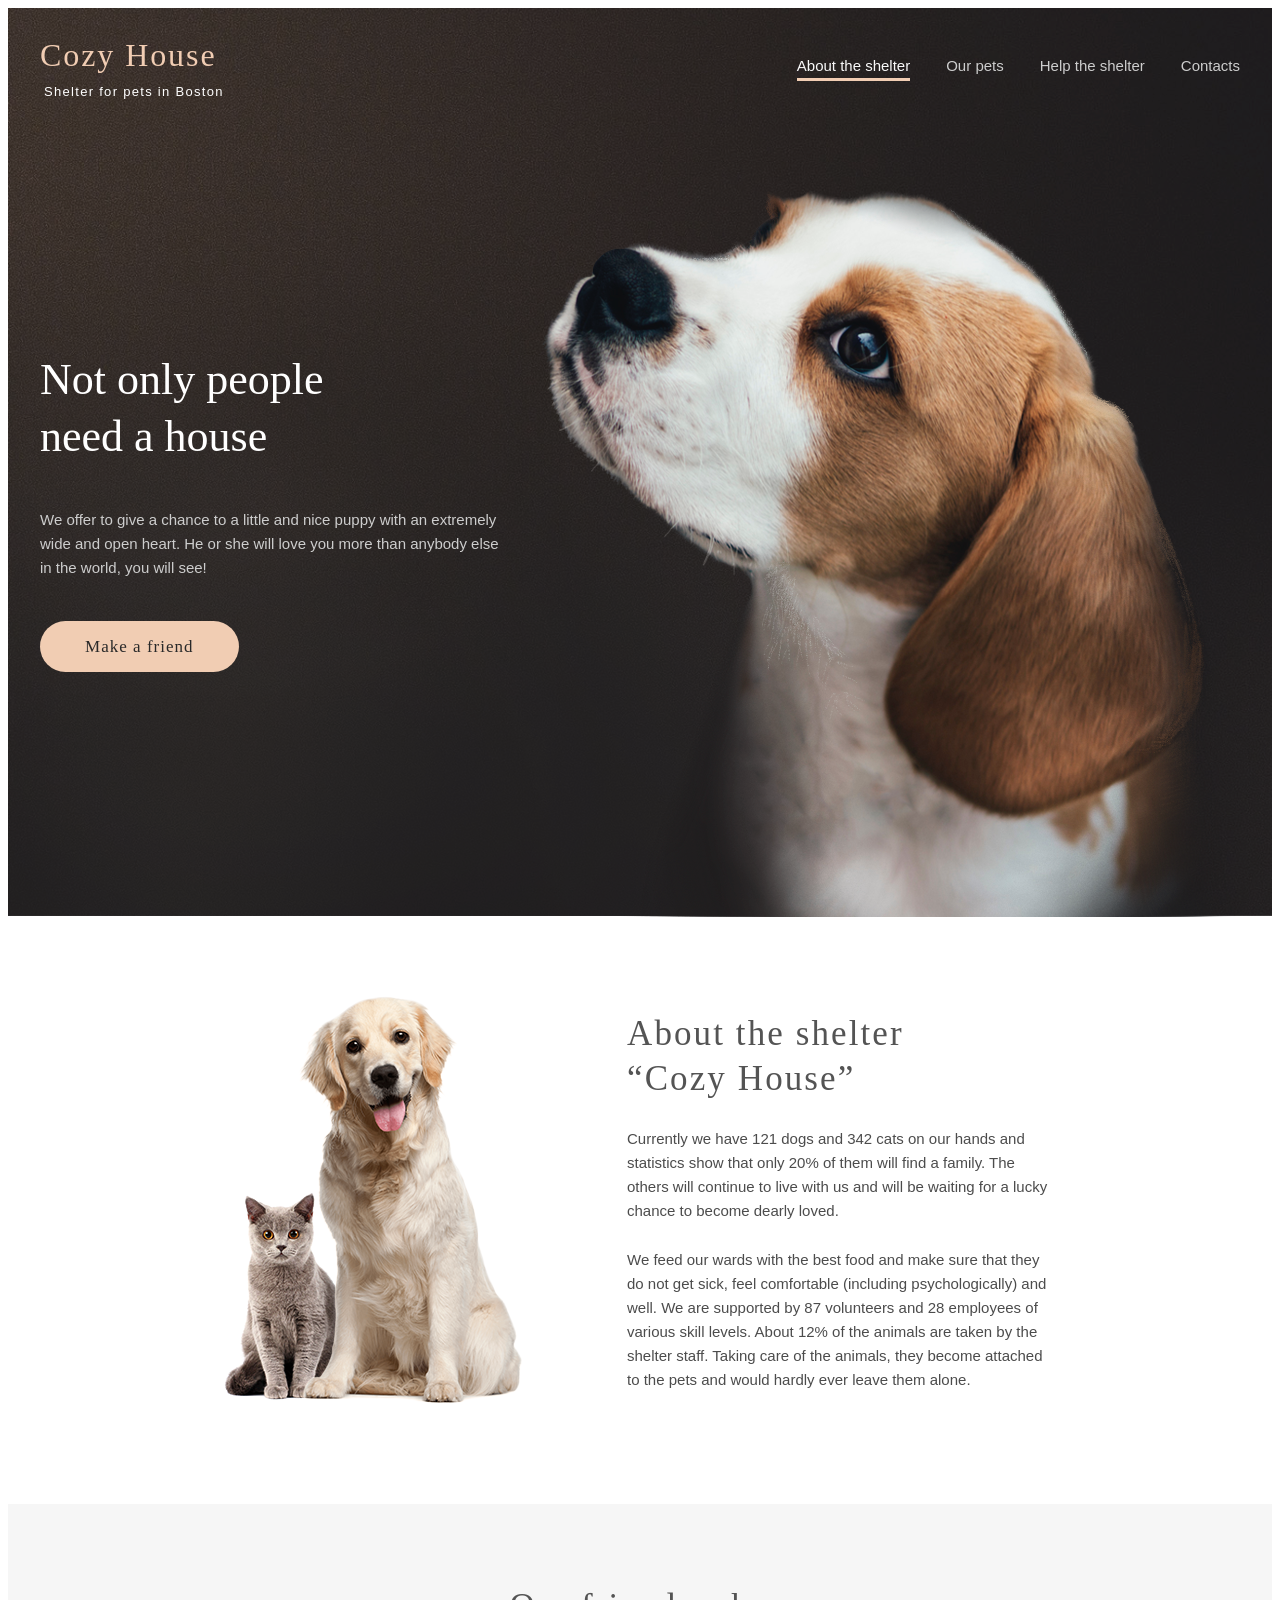
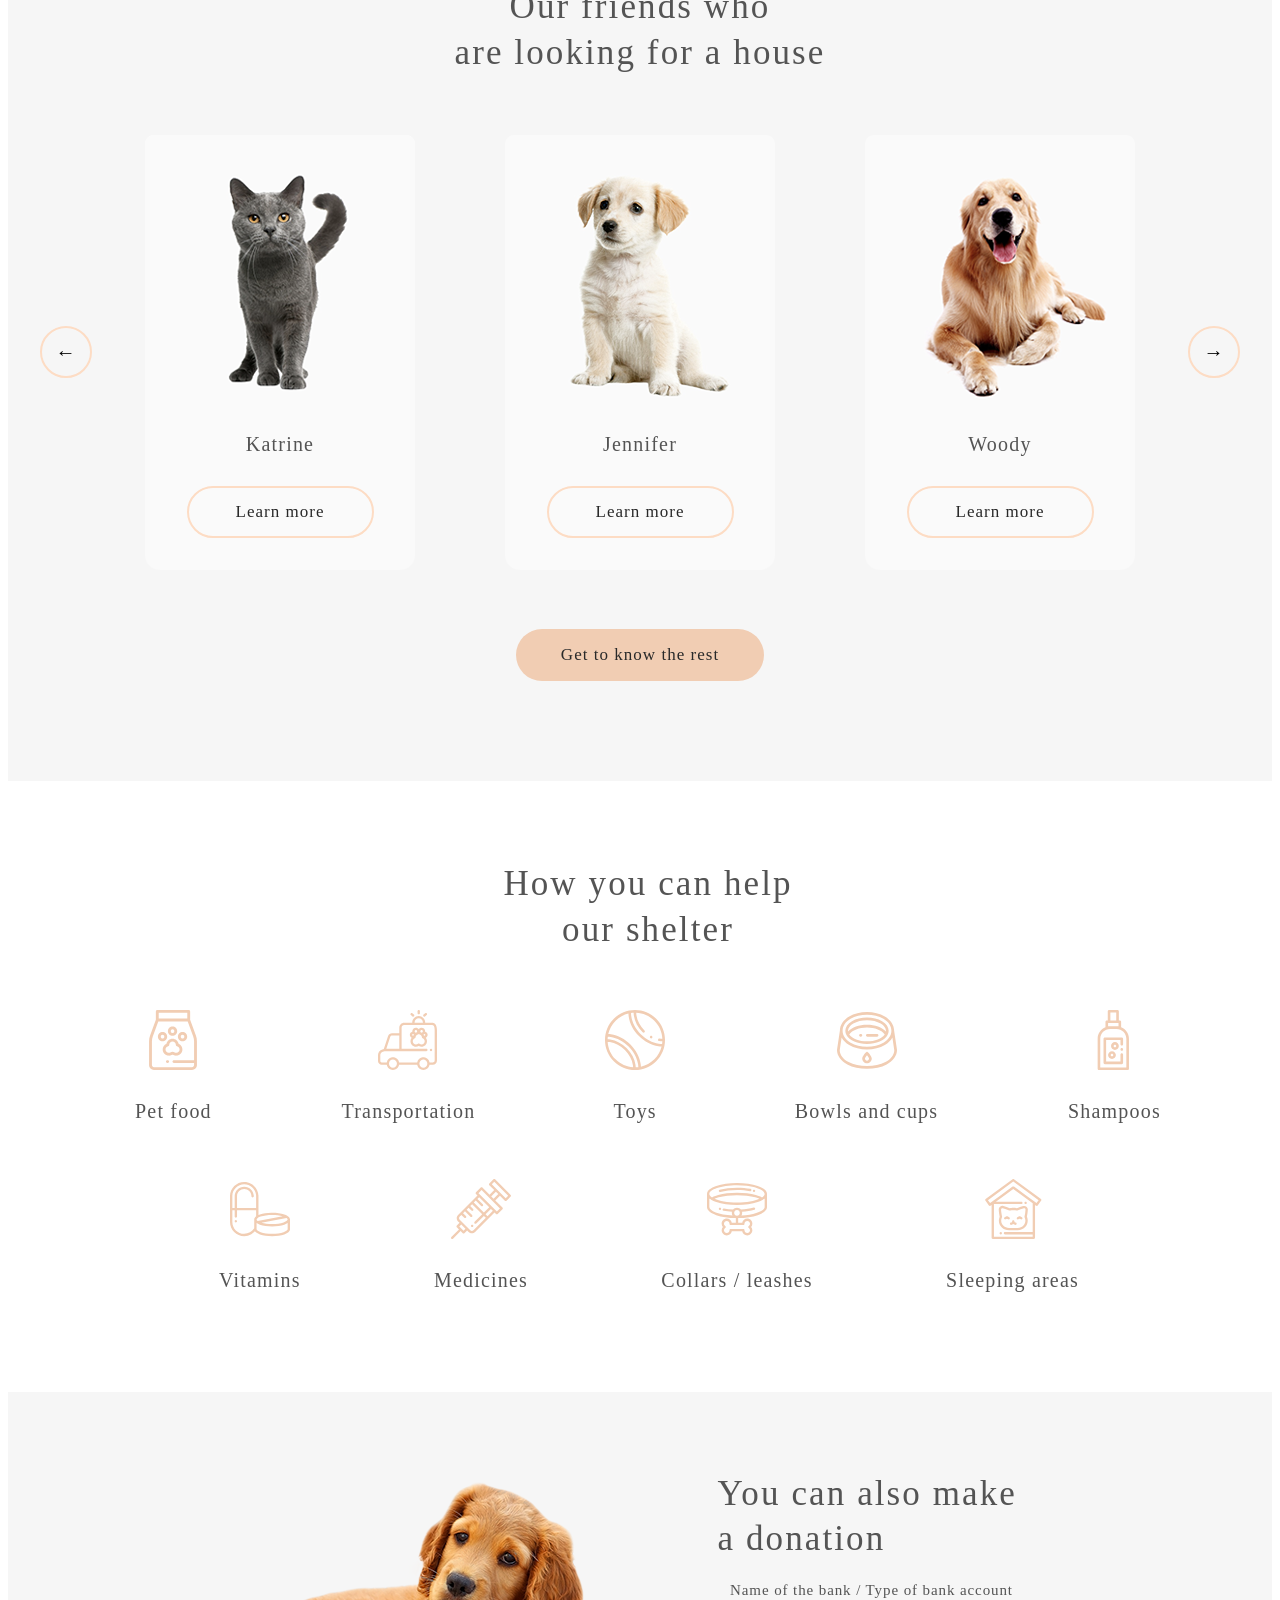
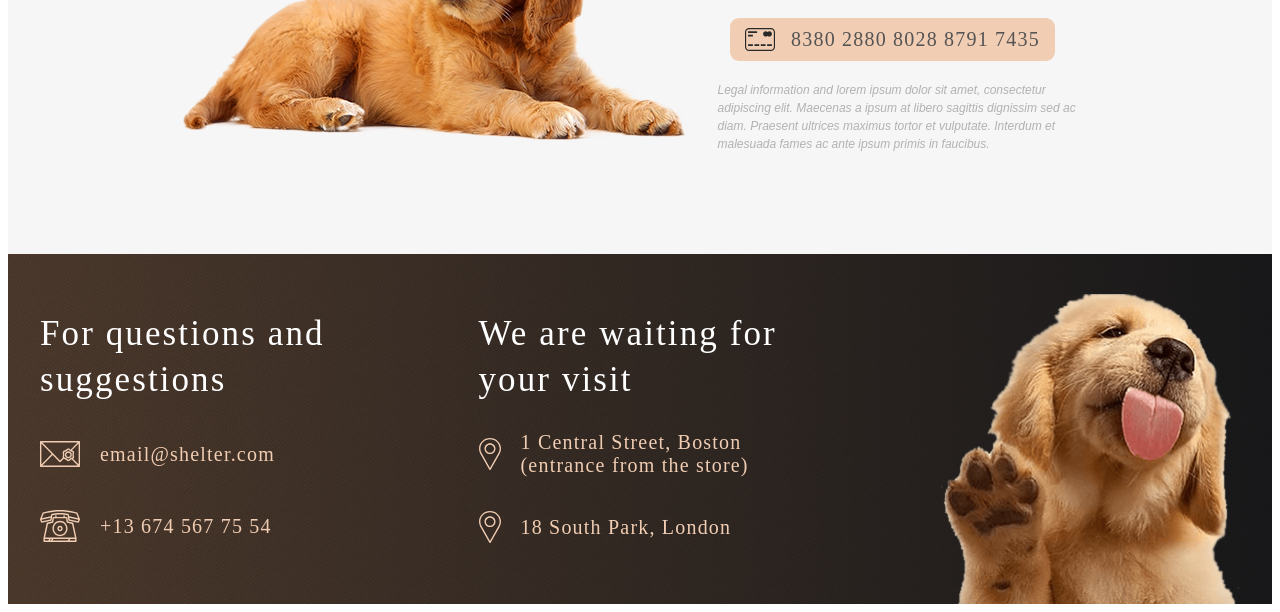
<file: shelter/index.html>
<!DOCTYPE html>
<html lang="en">

<head>
    <meta charset="UTF-8">
    <meta name="viewport" content="width=device-width, initial-scale=1.0">
    <link rel="icon" href="free-icon-paws-4225935.png" type="image/png">

    <link rel="stylesheet" type="text/css" href="https://necolas.github.io/normalize.css/8.0.1/normalize.css">
    <link rel="stylesheet" href="style.css">
    <title>Shelter</title>
    <script src="index.js"></script>
    <script defer src="burger.js"></script>
    <script defer src="slider.js"></script>

</head>

<body>
    <main>
        <section class="start-screen">
            <header class="start-screen-header">
                <div class="heder-logo">

                    <div class="header-logo">
                        <a href="index.html" class="logo-link">
                            <h5 class="header-logo-title">
                                Cozy House
                            </h5>
                            <p class="header-logo-subtitle">
                                Shelter for pets in Boston
                            </p>
                        </a>
                    </div>
                </div>
                <div class="burger-menu">
                    <span></span>
                    <span></span>
                    <span></span>
                </div>
                <nav class="header-nav">
                    <div class="nav-overlay"></div>
                    <div class="nav-panel">
                    <button class="close-menu">
                        <span></span>
                        <span></span>
                        <span></span>
                    </button>
                    <ul class="nav-list">
                        <li class="nav-li"><a class="nav-list-link checked1">About the shelter</a>
                        </li>
                        <li class="nav-li"><a class="nav-list-link" href="pets.html">Our pets</a></li>
                        <li class="nav-li"><a class="nav-list-link" href="#help">Help the shelter</a></li>
                        <li class="nav-li"><a class="nav-list-link" href="#footer">Contacts</a></li>
                    </ul>
                    </div>
                </nav>
            </header>
            <div class="start-screen-content">
                <div class="content-text">
                    <h1 class="content-heading">Not only people need a house</h1>
                    <p class="content-subhead">We offer to give a chance to a little and nice puppy with an extremely
                        wide and open heart. He or she will love you more than anybody else in the world, you will see!
                    </p>
                    <a class="content-btn" href="#pets">Make a friend
                        <!-- <button class="content-btn">Make a friend</button> -->

                    </a>
                </div>
                <div class="content-image">
                    <img src="images/start-screen-puppy.svg" alt="dog">
                </div>

            </div>
        </section>
        <section class="about">
            <div class="about-img">
                <img src="images/about-pets.svg" alt="dog">
            </div>
            <div class="about-content">
                <h2 class="about-content-heading">About the shelter “Cozy House”</h2>
                <p class="about-content-subhead">Currently we have 121 dogs and 342 cats on our hands and statistics
                    show that only 20% of them will find a family. The others will continue to live with us and will
                    be waiting for a lucky chance to become dearly loved.
                </p>
                <p class="about-content-subhead">We feed our wards with the best food and make sure that they do not get
                    sick,
                    feel comfortable (including psychologically) and well. We are supported by 87 volunteers and 28
                    employees
                    of various skill levels. About 12% of the animals are taken by the shelter staff.
                    Taking care of the animals, they become attached to the pets and would hardly ever leave them alone.
                </p>
            </div>
        </section>
        <section class="pets" id="pets">
            <div class="pets-content">
                <h3 class="pets-head-text">Our friends who <br>
                    are looking for a house</h3>

                <div class="slider">
                    <button class="slider-arrow prev">←</button>
                    <div class="cards-wrapper">
                        <div class="card">
                            <img src="images/pets-katrine.svg" alt="Katrine">
                            <p>Katrine</p>
                            <button class="card-btn">Learn more</button>
                        </div>
                        <div class="card">
                            <img src="images/pets-jennifer.svg" alt="Jennifer">
                            <p>Jennifer</p>
                            <button class="card-btn">Learn more</button>
                        </div>
                        <div class="card">
                            <img src="images/pets-woody.svg" alt="Woody">
                            <p>Woody</p>
                            <button class="card-btn">Learn more</button>
                        </div>
                    </div>
                    <button class="slider-arrow next">→</button>
                    <div class="slider-controls-mobile">
                        <button class="slider-arrow prev">←</button>
                        <button class="slider-arrow next">→</button>
                    </div>
                </div>
                <a href="pets.html" class="pets-btn">Get to know the rest
                    <!-- <button class="pets-btn">Get to know the rest</button> -->
                </a>
            </div>

        </section>
        <section class="help" id="help">
            <div class="help-content">
                <h3 class="help-head-text">How you can help our shelter</h3>
                <div class="help-content">
                    <ul class="help-list">
                        <li class="help-list-item">
                            <img src="images/icon-pet-food.svg" alt="">
                            <p class="help-list-text">Pet food</p>
                        </li>
                        <li class="help-list-item">
                            <img src="images/icon-transportation.svg" alt="">
                            <p class="help-list-text">Transportation</p>
                        </li>
                        <li class="help-list-item">
                            <img src="images/icon-toys.svg" alt="">
                            <p class="help-list-text">Toys</p>
                        </li>
                        <li class="help-list-item">
                            <img src="images/icon-bowls-and-cups.svg" alt="">
                            <p class="help-list-text">Bowls and cups</p>
                        </li>
                        <li class="help-list-item">
                            <img src="images/icon-shampoos.svg" alt="">
                            <p class="help-list-text">Shampoos</p>
                        </li>
                        <li class="help-list-item">
                            <img src="images/icon-vitamins.svg" alt="">
                            <p class="help-list-text">Vitamins</p>
                        </li>
                        <li class="help-list-item">
                            <img src="images/icon-medicines.svg" alt="">
                            <p class="help-list-text">Medicines</p>
                        </li>
                        <li class="help-list-item">
                            <img src="images/Collars/icon-collars-leashes.svg" alt="">
                            <p class="help-list-text">Collars / leashes</p>
                        </li>
                        <li class="help-list-item">
                            <img src="images/icon-sleeping-area.svg" alt="">
                            <p class="help-list-text">Sleeping areas</p>
                        </li>

                    </ul>
                </div>
            </div>
        </section>
        <section class="donat">
            <div class="donat-block">
                <div class="donat-img">
                    <img src="images/donation-dog.png" alt="">
                </div>
                <div class="donat-content">
                    <h3 class="donat-heading">
                        You can also make a donation
                    </h3>
                    <p class="donat-subheading">Name of the bank / Type of bank account</p>
                    <a href="#" class="donat-btn">
                        <img src="images/credit-card.svg" alt="card">8380 2880 8028 8791 7435

                    </a>

                    <p class="donat-text-about">
                        Legal information and lorem ipsum dolor sit amet, consectetur
                        adipiscing elit. Maecenas a ipsum at libero sagittis dignissim
                        sed ac diam. Praesent ultrices maximus tortor et vulputate.
                        Interdum et malesuada fames ac ante ipsum primis in faucibus.
                    </p>
                </div>
            </div>
        </section>

    </main>
    <footer class="pets-footer" id="footer">
        <div class="footer-content">

            <div class="footer-left">
                <h2 class="footer-text-heading">For questions and suggestions</h2>
                <a href="mailto:" class="footer-text-subtitle email"><img src="images/icon-email.svg"
                        alt="email">email@shelter.com</a>
                <a href="tel:" class="footer-text-subtitle phone"><img src="images/icon-phone.svg" alt="phone">+13 674
                    567 75 54</a>
            </div>

            <div class="footer-right">
                <h3 class="footer-text-heading">We are waiting for your visit</h3>
                <a href="https://maps.app.goo.gl/ZaFSwUSJA57dNbFRA" target="_blank"
                    class="footer-text-subtitle marker1"><img src="images/icon-marker.svg" alt="marker">1 Central
                    Street,
                    Boston (entrance from the store)</a>
                <a href="https://maps.app.goo.gl/ZaFSwUSJA57dNbFRA" target="_blank"
                    class="footer-text-subtitle marker2"><img src="images/icon-marker.svg" alt="marker">18 South Park,
                    London </a>
            </div>

            <div class="footer-image">
                <img src="images/footer-puppy.png" alt="Puppy">
            </div>

        </div>
    </footer>
</body>

</html>
</file>
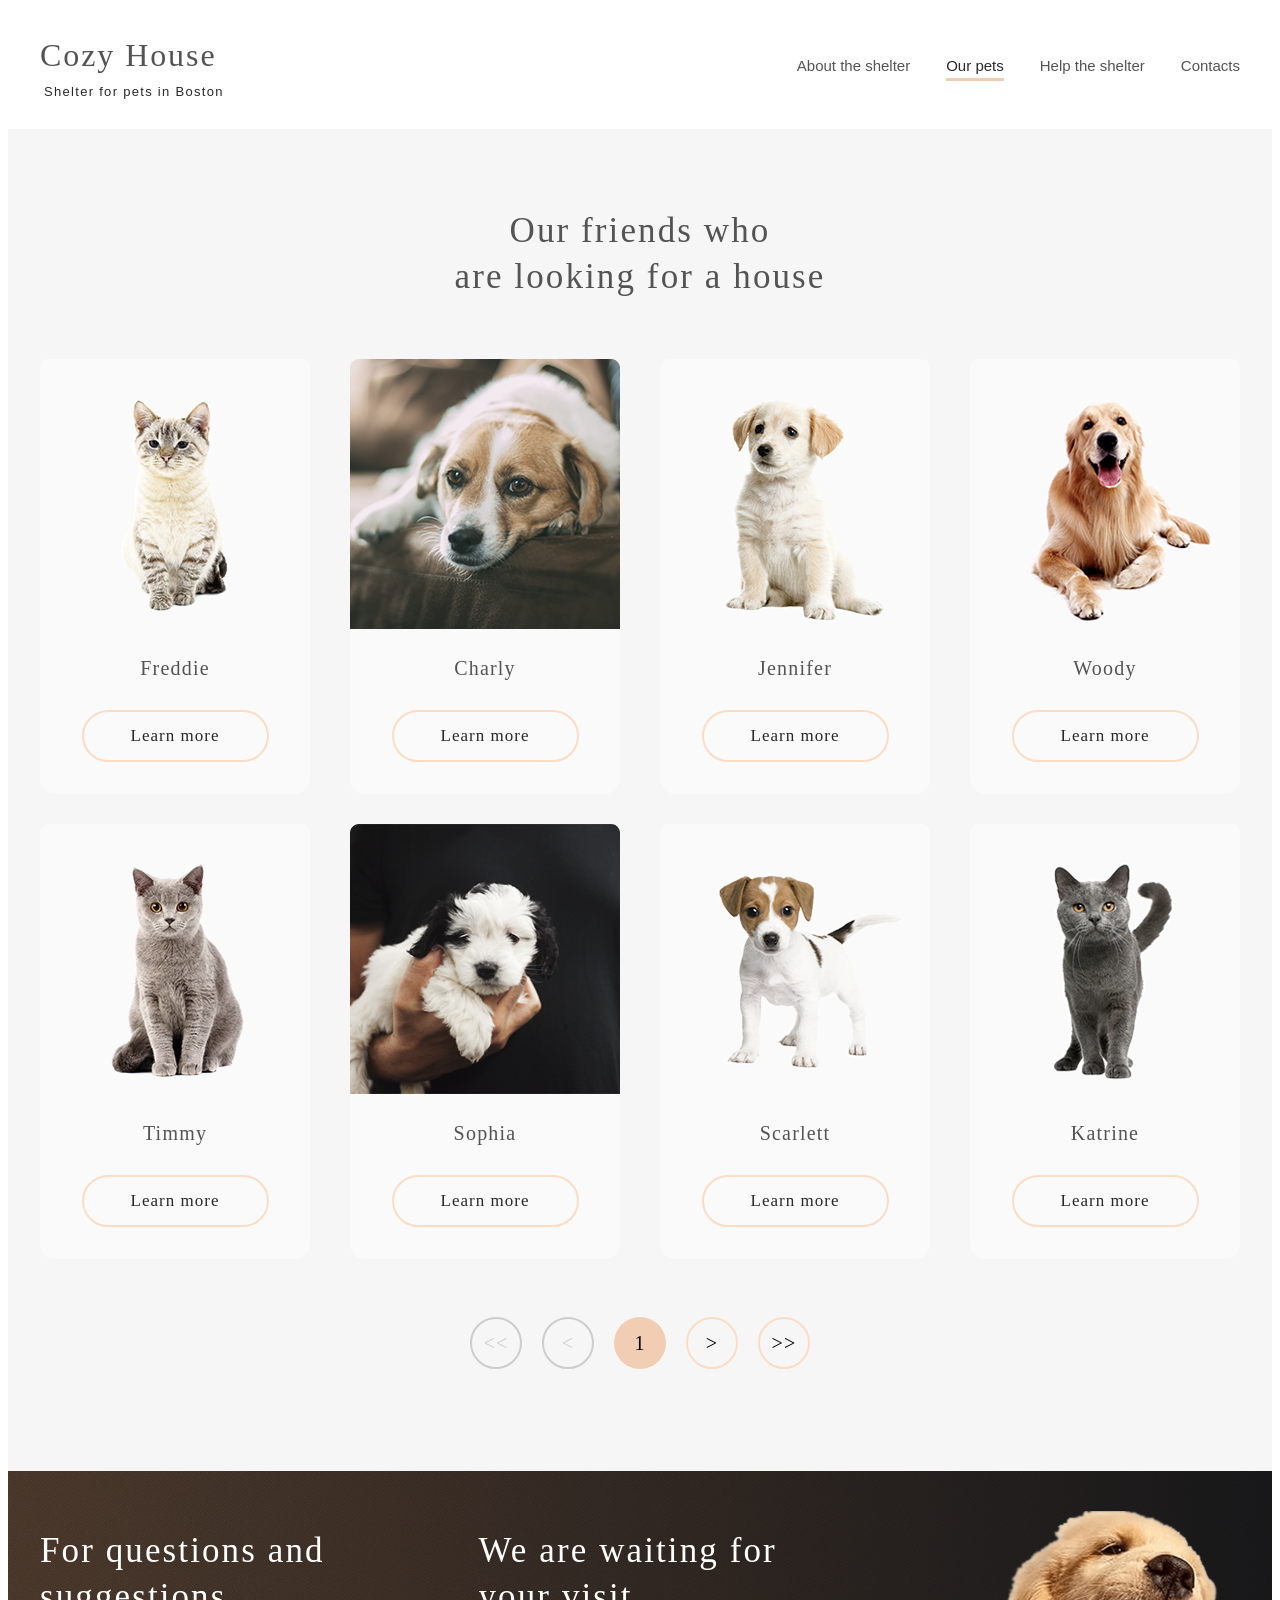
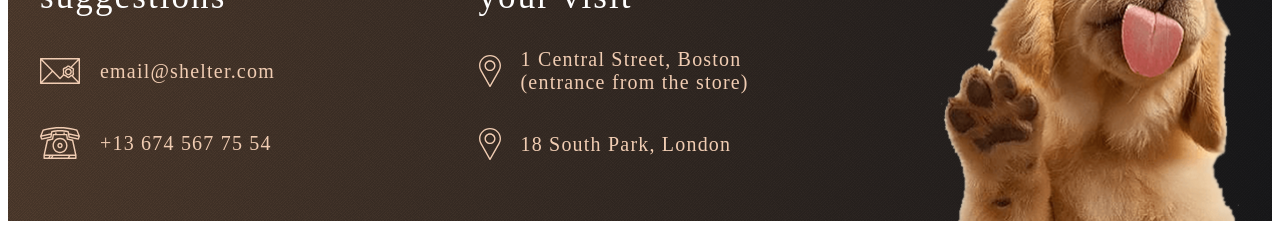
<file: shelter/pets.html>
<!DOCTYPE html>
<html lang="en">

<head>
    <meta charset="UTF-8">
    <meta name="viewport" content="width=device-width, initial-scale=1.0">
    <link rel="icon" href="free-icon-paws-4225935.png" type="image/png">
    <link rel="stylesheet" type="text/css" href="https://necolas.github.io/normalize.css/8.0.1/normalize.css">
    <link rel="stylesheet" href="style.css">
    <script defer src="burger.js"></script>
    <script src="pagination.js" defer></script>
    <script src="index.js" defer></script>
    <title>Pets</title>
</head>

<body>
    <header class="start-screen-header-our">
        <div class="heder-logo">

            <div class="header-logo">
                <a href="index.html" class="logo-link">
                    <h5 class="header-logo-title-our">
                        Cozy House
                    </h5>
                    <p class="header-logo-subtitle-our">
                        Shelter for pets in Boston
                    </p>
                </a>
            </div>
        </div>
        <div class="burger-menu-our burger-menu">
            <span></span>
            <span></span>
            <span></span>
        </div>
        <nav class="header-nav">
            <div class="nav-overlay"></div>
            <div class="nav-panel">
                <button class="close-menu">
                    <span></span>
                    <span></span>
                    <span></span>
                </button>
                <ul class="nav-list">
                    <li class="nav-li"><a class="nav-list-link-our" href="index.html">About the shelter</a></li>
                    <li class="nav-li"><a class="nav-list-link-our checked">Our pets</a></li>
                    <li class="nav-li"><a class="nav-list-link-our" href="index.html#help">Help the shelter</a></li>
                    <li class="nav-li"><a class="nav-list-link-our" href="#footer">Contacts</a></li>
                </ul>
            </div>
        </nav>
    </header>
    <main>
        <section class="pets our-pets">
            <div class="pets-content">
                <h1 class="pets-head-text-our">Our friends who <br>
                    are looking for a house</h1>

                <div class="slider">

                    <div class="cards-wrapper-our">
                        <div class="card card-our">
                            <img src="images/pets-katrine.svg" alt="Katrine">
                            <p>Katrine</p>
                            <button class="card-btn">Learn more</button>
                        </div>
                        <div class="card card-our">
                            <img src="images/pets-jennifer.svg" alt="Jennifer">
                            <p>Jennifer</p>
                            <button class="card-btn">Learn more</button>
                        </div>
                        <div class="card card-our">
                            <img src="images/pets-woody.svg" alt="Woody">
                            <p>Woody</p>
                            <button class="card-btn">Learn more</button>
                        </div>
                        <div class="card card-our">
                            <img src="images/pets-katrine.png" alt="Woody">
                            <p>Sophia</p>
                            <button class="card-btn">Learn more</button>
                        </div>
                        <div class="card card-our">
                            <img src="images/pets-timmy.png" alt="Woody">
                            <p>Timmy</p>
                            <button class="card-btn">Learn more</button>
                        </div>
                        <div class="card card-our">
                            <img src="images/pets-charly.png" alt="Woody">
                            <p>Charly</p>
                            <button class="card-btn">Learn more</button>
                        </div>
                        <div class="card card-our">
                            <img src="images/pets-scarlet.png" alt="Woody">
                            <p>Scarlett</p>
                            <button class="card-btn">Learn more</button>
                        </div>
                        <div class="card card-our">
                            <img src="images/pets-fredi.png" alt="Woody">
                            <p>Freddie</p>
                            <button class="card-btn">Learn more</button>
                        </div>
                    </div>
                </div>
                <div class="pets-arr">
                    <button class="slider-arrow first">&lt;&lt;</button>
                    <button class="slider-arrow our-prev">&lt;</button>
                    <button class="slider-arrow number">1</button>
                    <button class="slider-arrow our-next">&gt;</button>
                    <button class="slider-arrow last">&gt;&gt;</button>
                </div>

            </div>

        </section>
    </main>

    <footer class="pets-footer" id="footer">
        <div class="footer-content">

            <div class="footer-left">
                <h2 class="footer-text-heading">For questions and suggestions</h2>
                <a href="mailto:" class="footer-text-subtitle email"><img src="images/icon-email.svg"
                        alt="email">email@shelter.com</a>
                <a href="tel:" class="footer-text-subtitle phone"><img src="images/icon-phone.svg" alt="phone">+13 674
                    567 75 54</a>
            </div>

            <div class="footer-right">
                <h3 class="footer-text-heading">We are waiting for your visit</h3>
                <a href="https://maps.app.goo.gl/ZaFSwUSJA57dNbFRA" target="_blank"
                    class="footer-text-subtitle marker1"><img src="images/icon-marker.svg" alt="marker">1 Central
                    Street,
                    Boston (entrance from the store)</a>
                <a href="https://maps.app.goo.gl/ZaFSwUSJA57dNbFRA" target="_blank"
                    class="footer-text-subtitle marker2"><img src="images/icon-marker.svg" alt="marker">18 South Park,
                    London </a>
            </div>

            <div class="footer-image">
                <img src="images/footer-puppy.png" alt="Puppy">
            </div>

        </div>
    </footer>
</body>

</html>
</file>
<file: shelter/style.css>
.start-screen {
    height: 908px;
    /* width: 1280px; */
    background: linear-gradient(to right, #5B483A, #211F20);
    background-image: url('images/start-screen-background.svg');
    /* background: url(images/noise_transparent.png),
    linear-gradient(to right, #513D2F, #1A1A1C); */
    background-repeat: no-repeat;
    background-size: cover;
    max-height: 908px;
    ;
}

html {
    scroll-behavior: smooth;
}

h3 {
    font-family: Georgia, 'Times New Roman', Times, serif;
}

a {
    text-decoration: none;
}

.logo-link {
    text-decoration: none;
}

.burger-menu {
    display: none;
}
.close-menu{
    display: none;
}

.burger-menu-our {
    display: none;
}

.slider-controls-mobile {
    display: none;
}
.card {
  animation: fadeIn 1s ease;
}

@keyframes fadeIn {
  from { opacity: 0; transform: scale(0.9); }
  to { opacity: 1; transform: scale(1); }
}

.header-logo-title {
    font-family: Georgia, 'Times New Roman', Times, serif;
    font-weight: 400;
    font-size: 32px;
    line-height: 110%;
    letter-spacing: 0.06em;
    color: #F1CDB3;
    margin: 0;
}

.header-logo-subtitle {
    font-family: Arial, Helvetica, sans-serif;
    font-weight: 400;
    font-size: 13px;
    letter-spacing: 0.1em;
    color: #ffffff;

    margin: 11px 0 0 4px;
}

.header-logo-title-our {
    font-family: Georgia, 'Times New Roman', Times, serif;
    font-weight: 400;
    font-size: 32px;
    line-height: 110%;
    letter-spacing: 0.06em;
    color: #545454;
    margin: 0;
}

.header-logo-subtitle-our {
    font-family: Arial, Helvetica, sans-serif;
    font-weight: 400;
    font-size: 13px;
    letter-spacing: 0.1em;
    color: #292929;

    margin: 11px 0 0 4px;
}

.start-screen-header {
    padding-top: 30px;
    width: 1200px;
    margin: 0 auto;
    display: flex;
    justify-content: space-between;

}

.start-screen-header-our {
    padding-top: 30px;
    width: 1200px;
    margin: 0 auto;
    display: flex;
    justify-content: space-between;
    margin-bottom: 30px;
}


.nav-list {
    display: flex;
    flex-direction: row;
}

.nav-list-link {
    color: #CDCDCD;
    font-family: Arial, Helvetica, sans-serif;
    font-weight: 400;
    font-size: 15px;
    line-height: 160%;
    text-decoration: none;
}

.nav-list-link:hover {
    color: #fafafa;
}

.nav-list-link-our {
    color: #545454;
    font-family: Arial, Helvetica, sans-serif;
    font-weight: 400;
    font-size: 15px;
    line-height: 160%;
    text-decoration: none;
}

.nav-list-link-our:hover {
    color: #292929;
}

.checked {
    color: #292929;
    padding-bottom: 4px;
    border-bottom: #F1CDB3 solid 3px;
    cursor: default;
}

.checked1 {
    color: #fafafa;
    padding-bottom: 4px;
    border-bottom: #F1CDB3 solid 3px;
    cursor: default;
}

.nav-li {
    list-style-type: none;

    margin-left: 36px
}

.start-screen-content {
    display: flex;
    justify-content: space-between;
    max-width: 1200px;
    /* align-items: center; */
    margin: 0 auto;
}

.content-text {
    max-width: 460px;
    max-height: 322px;
    padding-top: 252px;

}

.content-heading {
    font-family: Georgia, 'Times New Roman', Times, serif;
    color: #ffffff;
    font-weight: 400;
    font-size: 44px;
    line-height: 130%;

    max-width: 320px;
    margin: 0;

}

.content-subhead {
    font-family: Arial, Helvetica, sans-serif;
    font-weight: 400;
    font-size: 15px;
    line-height: 160%;
    color: #CDCDCD;
    margin: 42px 0 56px;
}

.content-image {
    padding-top: 90px;
}

.content-btn {
    font-family: Georgia, 'Times New Roman', Times, serif;
    background-color: #F1CDB3;
    border-radius: 100px;
    font-weight: 400;
    color: #292929;
    font-size: 17px;
    line-height: 130%;
    letter-spacing: 0.06em;
    cursor: pointer;
    border: transparent;
    padding: 16px 45px;
    text-decoration: none;
}

.content-btn:hover {
    background-color: #FDDCC4;
}

.about {
    height: 588px;
    max-width: 1280px;
    margin: 0 auto;
    display: flex;
    align-items: center;
    justify-content: space-between;
}

.about-content {
    max-width: 430px;
    max-height: 380px;
    padding-bottom: 89px;
    padding-right: 215px;
}

.about-content-heading {
    font-family: Georgia, 'Times New Roman', Times, serif;
    margin: 35px 0 0;
    max-width: 370px;
    font-weight: 400;
    font-size: 35px;
    line-height: 130%;
    letter-spacing: 0.06em;
    color: #545454;

}

.about-content-subhead {
    font-family: Arial, Helvetica, sans-serif;
    font-weight: 400;
    font-size: 15px;
    line-height: 160%;
    color: #4C4C4C;
    margin-top: 25px;
}

.about-img {
    padding-bottom: 16px;
    padding-left: 215px;
}


.pets {
    height: 877px;
    background-color: #F6F6F6;

}

.pets-content {
    max-width: 1280px;
    margin: 0 auto;
    display: flex;
    flex-direction: column;
    align-items: center;
}

.pets-head-text {
    font-weight: 400;
    font-size: 35px;
    line-height: 130%;
    letter-spacing: 0.06em;
    text-align: center;
    color: #545454;
    max-width: 400px;
    padding-top: 45px;
    margin-bottom: 60px;
}

.slider {
    width: 1200px;
    display: flex;
    align-items: center;
    justify-content: space-between;
    gap: 20px;
}

.cards-wrapper {
    display: flex;
    gap: 90px;
    margin-bottom: 59px;
}

.card {
    background: #fafafa;
    border-radius: 15px;
    text-align: center;
    width: 270px;
    height: 435px;
    transition: all 0.3s ease;
}

.card img {
    width: 100%;
}

.card p {
    font-family: Georgia, 'Times New Roman', Times, serif;
    margin: 24px 0 30px;
    font-weight: 400;
    font-size: 20px;
    letter-spacing: 0.06em;
    text-align: center;
    color: #545454;
}

.card-btn {
    font-weight: 400;
    font-size: 17px;
    line-height: 130%;
    letter-spacing: 0.06em;
    font-family: Georgia, 'Times New Roman', Times, serif;
    color: #292929;
    background: transparent;
    border: 2px solid #FDDCC4;
    border-radius: 100px;
    cursor: pointer;
    width: 187px;
    height: 52px;
    transition: background-color 0.3s ease, color 0.3s ease;
    transition: all 0.3s ease;

}

.slider-arrow {
    margin-bottom: 60px;
    width: 52px;
    height: 52px;
    border-radius: 50%;
    border: 2px solid #FDDCC4;
    background: none;
    cursor: pointer;
    font-family: Georgia, 'Times New Roman', Times, serif;
    font-weight: 400;
    font-size: 20px;
    line-height: 115%;
    letter-spacing: 0.06em;
    text-align: center;
    transition: all 0.3s ease;

}

.slider-arrow:disabled {
    color: #CDCDCD;       
    border-color: #CDCDCD; 
    cursor: not-allowed;  
    pointer-events: none; 
}

.pets-btn {
    text-decoration: none;
    font-family: Georgia, 'Times New Roman', Times, serif;
    border: 0;
    border-radius: 100px;
    background-color: #F1CDB3;
    font-weight: 400;
    font-size: 17px;
    line-height: 130%;
    letter-spacing: 0.06em;
    color: #292929;
    cursor: pointer;
    padding: 15px 45px;
    transition: all 0.3s ease;

}

.slider-arrow.number:hover {
 
    cursor: default;               
    border-color: inherit;         
    color: inherit;                
    box-shadow: none;              
}
.pets-btn:hover {
    background-color: #FDDCC4;
}


.slider-arrow:hover {
    background: #FDDCC4;
}

.card:hover .card-btn {
    background: #FDDCC4;
}

.card:hover {
    cursor: pointer;
}



.help {
    height: 611px;
    max-height: 611px;
    background-color: #ffffff;
}

.help-content {
    width: 1280px;
    margin: 0 auto;
    display: flex;
    flex-direction: column;
    align-items: center;
}

.help-head-text {
    font-family: Georgia, 'Times New Roman', Times, serif;
    font-weight: 400;
    font-size: 35px;
    line-height: 130%;
    letter-spacing: 0.06em;
    text-align: center;
    color: #545454;
    margin-top: 80px;
    max-width: 343px;
}



.help-section {
    padding: 80px 40px;
    text-align: center;
    font-family: 'Georgia', serif;
    color: #545454;
}

.help-section h2 {
    font-size: 35px;
    line-height: 1.3;
    margin-bottom: 60px;
}


.help-list {
    max-width: 1026px;
    display: flex;
    flex-wrap: wrap;
    justify-content: space-between;
    gap: 36px 90px;
    list-style: none;
    padding: 23px 0;
    margin: 0;
}

.help-list-item {

    display: flex;
    flex-direction: column;
    align-items: center;
    justify-content: flex-start;

}

.help-list-item:nth-child(6) {

    padding-left: 84px;

}

.help-list-item:nth-child(9) {

    padding-right: 82px;

}

.help-list-item img {
    width: 60px;
    height: 60px;
    margin-bottom: 10px;
    object-fit: contain;
}

.help-list-item p {
    font-family: Georgia, 'Times New Roman', Times, serif;
    font-weight: 400;
    font-size: 20px;
    line-height: 115%;
    letter-spacing: 0.06em;
    text-align: center;
    color: #545454;
}


.donat {
    /* width: 1280px; */
    height: 462px;
    background-color: #F6F6F6;
    display: flex;
    align-items: center;

}

.donat-block {
    display: flex;
    max-width: 915px;
    width: 1280px;
    margin: 0 auto;
}

.donat-content {
    display: flex;
    flex-direction: column;
    align-items: center;
}

.donat-heading {
    font-family: Georgia, 'Times New Roman', Times, serif;
    font-weight: 400;
    font-size: 35px;
    line-height: 130%;
    letter-spacing: 0.06em;
    color: #545454;
    margin: 0;
    padding-right: 50px;
    max-width: 300px;
    margin-top: -10px;
}

.donat-subheading {
    font-family: Georgia, 'Times New Roman', Times, serif;
    font-weight: 400;
    font-size: 15px;
    line-height: 110%;
    letter-spacing: 0.06em;
    color: #545454;
    padding-right: 42px;
    margin: 0;
    margin-top: 20px;
    margin-bottom: 20px;
}

.donat-text-about {
    font-family: Arial, Helvetica, sans-serif;
    font-style: italic;
    font-weight: 400;
    font-size: 12px;
    line-height: 150%;
    color: #B2B2B2;
    margin-top: 20px;
    padding-left: 30px;
}

.donat-link {
    text-decoration: none;
    cursor: pointer;
}

.donat-btn {
    text-decoration: none;
    border: transparent;
    border-radius: 9px;
    background-color: #F1CDB3;
    font-family: Georgia, 'Times New Roman', Times, serif;
    font-weight: 400;
    font-size: 20px;
    line-height: 115%;
    letter-spacing: 0.06em;
    color: #545454;
    display: flex;
    align-items: center;
    justify-content: space-around;
    padding: 10px 15px;
}

.donat-btn img {
    margin-right: 16px;
}

.donat-btn:hover {
    background-color: #FDDCC4;
    cursor: pointer;
}

.donat-btn p {
    margin: 0;
    font-family: Georgia, 'Times New Roman', Times, serif;
    font-weight: 400;
    font-size: 20px;
    line-height: 115%;
    letter-spacing: 0.06em;
    color: #545454;
}

.pets-footer {
    background: url(images/noise_transparent.png),
        linear-gradient(to right, #513D2F, #1A1A1C);
    height: 350px;
}

.footer-content {
    width: 1200px;
    margin: 0 auto;
    display: flex;
    justify-content: space-between;
    height: 100%;
}

.footer-text-heading {
    font-family: Georgia, 'Times New Roman', Times, serif;
    font-weight: 400;
    font-size: 35px;
    line-height: 130%;
    letter-spacing: 0.06em;
    color: #ffffff;
    margin-top: 57px;
    margin-bottom: 0;
}

.footer-text-subtitle {
    font-family: Georgia, 'Times New Roman', Times, serif;
    font-weight: 400;
    font-size: 20px;
    line-height: 115%;
    letter-spacing: 0.06em;
    color: #F1CDB3;
    display: flex;
    gap: 20px;
    align-items: center;
}

.footer-right,
.footer-left {
    width: 302px;
    max-width: 302px;
}

.footer-right {
    padding-right: 23px;
}

.email {
    padding-top: 36px;
    margin-bottom: 40px;
}

.marker1 {
    padding-top: 29px;
    margin-bottom: 34px;
}

.footer-image {
    display: flex;
    align-items: flex-end;
}

.footer-image img {
    width: 300px;
    height: 310px;
}


.our-pets {
    height: 1342px;
}

.cards-wrapper-our {
    display: flex;
    gap: 30px 40px;
    margin-bottom: 58px;
    flex-wrap: wrap;
}

.pets-head-text-our {
    font-family: Georgia, 'Times New Roman', Times, serif;
    font-weight: 400;
    font-size: 35px;
    line-height: 130%;
    letter-spacing: 0.06em;
    text-align: center;
    color: #545454;
    margin-top: 79px;
    margin-bottom: 60px;
}

.card-btn {
    font-weight: 400;
    font-size: 17px;
    line-height: 130%;
    letter-spacing: 0.06em;
    font-family: Georgia, 'Times New Roman', Times, serif;
    color: #292929;
    background: transparent;
    border: 2px solid #FDDCC4;
    border-radius: 100px;
    cursor: pointer;
    width: 187px;
    height: 52px;
}

.slider-arrow {
    margin-bottom: 60px;
    width: 52px;
    height: 52px;
    border-radius: 50%;
    border: 2px solid #FDDCC4;
    background: none;
    cursor: pointer;
}

.pets-btn-our {
    font-family: Georgia, 'Times New Roman', Times, serif;
    border: 0;
    border-radius: 100px;
    width: 261px;
    height: 52px;
    background-color: #F1CDB3;
    font-weight: 400;
    letter-spacing: 0.06em;
    color: #292929;
    cursor: pointer;
    font-size: 20px;
    line-height: 115%;
    letter-spacing: 0.06em;
    text-align: center;
}


.pets-arr {
    display: flex;
    gap: 20px;
}

.number {
    background: #F1CDB3;
    border: #F1CDB3;
    pointer-events: none;
}

/* .our-prev {
    border: 2px solid #CDCDCD;
    color: #CDCDCD;
} */





@media (max-width: 850px) {
    .footer-content {
        flex-wrap: wrap;
        justify-content: center;
    }
}

/* @media screen(max-widht: 1280px) {
    .start-screen{
        width: 1280px;
        max-width: 1280px;
    }

} */
@media (min-width: 768px) and (max-width: 1279.98px) {
    .start-screen {
        min-width: 768px;
        /* min-height: 1165px; */
        overflow: hidden;

    }

    .start-screen-header,
    .start-screen-header-our {
        width: 97%;
        /* max-width: 708px; */
    }

    .start-screen-content {
        /* flex-direction: column; */
        align-items: center;
        padding-top: 60px;

    }

    .content-heading {
        align-self: flex-start;
    }

    .content-subhead {
        margin: 40px 0 42px;
    }

    .help-content {
        width: 100%;
    }

    .footer-content {
        width: 100%;
    }

    .slider {
        width: 100%;
    }

    .card {
        width: 100%;
        height: 100%;
    }

    .cards-wrapper,
    .cards-wrapper-our {
        gap: 40px;
    }

    .content-image img {
        width: 81%;
    }

    .about-content {
        padding: 0;
        padding-top: 45px;
    }

    .about-img {
        padding-bottom: 95px;
        padding-left: 0;
    }

    .pets-footer {
        min-height: 639px;
    }

    .our-pets {
        min-height: 1733px;
    }

    .pets-head-text-our {
        margin-bottom: 30px;
    }

    .cards-wrapper-our {
        justify-content: center;
        gap: 61px 40px;

    }

    .pets-arr {
        margin-top: 0.9rem;
    }

    .card-our {
        width: auto;
    }

    .card-our:nth-child(7) {
        display: none;
    }

    .card-our:nth-child(3) {
        display: block;
    }

    .card-our:nth-child(8) {
        display: none;
    }
}

@media (min-width: 768px) and (max-width: 1000.98px) {
    .start-screen-content {
        flex-direction: column;
        align-items: center;
        padding-top: 60px;

    }

    .content-text {
        padding: 0;
        display: flex;
        padding: 0;
        flex-direction: column;
        align-items: center;
    }

    .start-screen-header,
    .start-screen-header-our {
        width: 100%;
        max-width: 708px;
    }

    .content-image {
        padding-top: 102px;
        display: flex;
        justify-content: flex-end;
    }

    .start-screen {
        min-height: 1165px;
    }

    .about {
        min-height: 1048px;
        flex-direction: column-reverse;

    }

    .card:nth-child(3) {
        display: none;
    }

    .card-our:nth-child(3) {
        display: block;
    }

    .pets-btn {
        margin-top: 2em;
    }

    .slider-arrow {
        margin-bottom: 30px;
    }

    .slider {
        justify-content: center;
        gap: 12px;
    }

    .help {
        min-height: 779px;
    }

    .help-list-item:nth-child(6) {
        padding-left: 0;
    }

    .help-list-item:nth-child(9) {
        padding-right: 0;
    }

    .help-list-item {
        width: 170px;
    }

    .help-list {
        max-width: 630px;
        gap: 35px 60px;
    }

    .donat {
        min-height: 783px;
    }

    .donat-block {
        width: 100%;
        flex-direction: column-reverse;
        align-items: center;
    }

    .donat-content {
        margin-bottom: 1.7rem;
        max-width: 380px;
        margin-right: 2rem;
    }

    .donat-img {
        margin-top: 1.3rem;
    }

    .footer-right {
        padding-left: 20px;
        padding-right: 0px;
    }

    .footer-left {
        padding-right: 17px;
        display: flex;
        flex-direction: column;
        align-content: flex-start;
        align-items: flex-start;
    }

    .footer-text-heading {
        margin-top: 30px;
    }
}

@media (min-width: 320px) and (max-width: 767px) {
    /* img { max-width: 100%; height: auto; display: block; } */



.nav-li{
    margin: 0;
}
.nav-list-link{
font-size: 32px;
line-height: 160%;
}
.nav-list-link-our{
font-size: 32px;
line-height: 160%;
color: #CDCDCD;
}
.nav-list {
    width: 320px;
    background: #292929;
    margin-left: auto;
    display: flex;
    flex-direction: column;
    padding-top: 10rem;
    gap: 21px;
    padding-left: 0;
    margin: 0 auto;
    font-size: 61px;
    align-items: center;
}

.header-nav {
    display: flex; 
    position: fixed;
    top: 0;
    right: -100%;
    width: 100vw;
    height: 100vh;
    transition: right 0.4s ease;
    z-index: 100;
}

.header-nav.is-open {
    right: 0;
}

.nav-overlay {
    flex-grow: 1; 
    background: rgba(41, 41, 41, 0.6);
}

.nav-panel {
    width: 320px;
    background: #292929;
    display: flex;
    flex-direction: column; 
}

.close-menu {

        display: flex;
        flex-direction: column;
        justify-content: space-between;
        width: 42px;
        height: 25px;
        cursor: pointer;
        transform: rotate(90deg);
    /* transform: translate(-5px, 11px); */
    align-self: flex-end;
    background: #292929;
    border: none;
        margin-right: 15px;
    margin-top: 47px;
}

.close-menu span {
        display: block;
        width: 100%;
        height: 2px;
        background-color: #F1CDB3;
        margin: 3px;

}

.nav-overlay {
    background: rgba(41, 41, 41, 0); 
    transition: background 0.4s ease;
}

.header-nav.is-open .nav-overlay {
    background: rgba(41, 41, 41, 0.6); 
}


    
    .burger-menu {
        display: flex;
        flex-direction: column;
        justify-content: space-between;
        width: 30px;
        height: 20px;
        cursor: pointer;
    }



    .burger-menu span {
        display: block;
        width: 100%;
        height: 2px;
        background-color: #F1CDB3;
    }


    .burger-menu-our {
        display: flex;
        flex-direction: column;
        justify-content: space-between;
        width: 30px;
        height: 20px;
        cursor: pointer;
    }

    .burger-menu-our span {
        display: block;
        width: 100%;
        height: 2px;
        background-color: #000000;
    }

/*     
.close-menu {
    width: 40px;
    height: 40px;
    background: transparent;
    border: none;
    cursor: pointer;
    
    display: grid;
    place-items: center; 
    padding: 0;
}

.close-menu span {
    grid-area: 1 / 1 / 2 / 2;
    
    display: block;
    width: 30px;
    height: 2px;
    background: #f1cdb3;
}

.close-menu span:first-child { transform: rotate(45deg); }
.close-menu span:last-child { transform: rotate(-45deg); } */
    .start-screen {
        min-width: 320px;
        /* min-height: 1165px; */
        overflow: hidden;

    }

    .start-screen-header,
    .start-screen-header-our {
        width: 97%;
        align-items: center;
        max-width: 88%;
        /* max-width: 708px; */
    }

    .start-screen-content {
        /* flex-direction: column; */
        align-items: center;
        padding-top: 60px;

    }

    .content-heading {
        line-height: 125%;
        letter-spacing: 0.05em;
        margin: 0px 30px;
        max-width: 300px;
        font-size: 1.6em;
        text-align: center;
    }

    .content-subhead {
        margin: 2.7em 0.5em 2.8em;
        text-align: center;
    }

    .help-content {
        width: 100%;
    }

    .footer-content {
        width: 100%;
    }

    .slider {
        width: 100%;
    }

    .card {
        width: 100%;
        height: 100%;
    }

    .cards-wrapper,
    .cards-wrapper-our {
        gap: 40px;
    }

    .content-image img {
        width: 260px;
        height: 270px;
    }

    .about-content {
        padding: 0;
        padding-top: 40px;
    }

    .about-content-heading {
        padding: 0 1em;
        text-align: center;
        margin: 0;
        font-size: 1.6em;
        letter-spacing: 0.05em;
    }

    .about-content-subhead {
        text-align: justify;
        padding: 0 25px;
    }

    .about-content-subhead:nth-child(3) {
        margin-top: 22px;
    }

    .about-img {
        padding-bottom: 35px;
        padding-left: 0;
    }

    .about-img img {
        height: 22.2rem;
    }

    .pets-footer {
        min-height: 809px;
    }

    .our-pets {
        min-height: 1649px;
    }

    .pets-head-text-our {
        margin-bottom: 30px;
        font-weight: 400;
        font-size: 25px;
        line-height: 130%;
        letter-spacing: 0.06em;
        text-align: center;
        margin: 41px 0;
    }

    .cards-wrapper-our {
        justify-content: center;
        gap: 61px 40px;

    }

    .pets-arr {
        margin-top: 0.9rem;
        gap: 10px;
    }

    .card-our {
        width: auto;
    }

    /* .card-our:nth-child(3) {
        display: none;
    } */



    .card-our:nth-child(4) {
        display: none;
    }

    .card-our:nth-child(5) {
        display: none;
    }

    .card-our:nth-child(6) {
        display: none;
    }

    .card-our:nth-child(7) {
        display: none;
    }

    .card-our:nth-child(8) {
        display: none;
    }

    .start-screen-content {
        flex-direction: column;
        align-items: center;
        padding-top: 60px;

    }

    .content-text {
        padding: 0;
        display: flex;
        padding: 0;
        flex-direction: column;
        align-items: center;
    }


    .content-image {
        padding-left: 39px;
        padding-top: 104px;
        display: flex;
        justify-content: flex-end;
    }

    .start-screen {
        max-height: 823px;
    }

    .about {
        height: 974px;
        flex-direction: column-reverse;

    }

    .pets-head-text {
        padding-top: 17px;
        font-size: 25px;
        text-align: center;
        margin-bottom: 42px;
    }

    .card:nth-child(2) {
        display: none;
    }

    .card:nth-child(3) {
        display: none;
    }

    .card-our:nth-child(3) {
        display: block;
    }

    .pets {
        height: 791px;
    }

    .pets-btn {
        margin-top: 0.8em;
    }

    .slider-arrow {
        margin-bottom: 30px;
    }

    .card-our:nth-child(2) {
        display: block;
    }

    .slider {
        flex-direction: column;
        gap: 49px;
    }

    .cards-wrapper {
        margin-bottom: 0;
    }

    .slider>.prev,
    .slider>.next {
        display: none;
    }

    .slider-controls-mobile {
        display: flex;
        gap: 80px;
    }

    .help {
        min-height: 745px;
    }

    .help-list-item:nth-child(6) {
        padding-left: 0;
    }

    .help-list-item:nth-child(9) {
        padding-right: 0;
    }


    .help-list {
        max-width: 290px;
        gap: 16px 30px;
        padding: 15px 0;

    }

    .help-head-text {
        margin-top: 42px;
        max-width: 260px;
        font-size: 25px;

    }

    .help-list-item img {
        width: 50px;
        height: 50px;
        margin-bottom: 5px;
        object-fit: contain;
    }

    .help-list-item p {
        font-weight: 400;
        font-size: 15px;
        line-height: 110%;
        letter-spacing: 0.06em;
        text-align: center;
    }

    .help-list-item {
        width: 130px;
    }

    .donat {
        min-height: 542px;
    }

    .donat-block {
        width: 100%;
        flex-direction: column-reverse;
        align-items: center;
        gap: 42px;
    }

    .donat-content {
        /* margin-bottom: 1.0; */
        max-width: 300px;
        max-height: 281px;
        margin-right: 0;
    }

    .donat-heading {
        font-size: 25px;
        letter-spacing: 0.06em;
        text-align: center;
        padding: 0;
        max-width: 9em;
        padding-top: 10px;
    }

    .donat-subheading {
        padding: 0;
        font-size: 15px;
        line-height: 160%;
        max-width: 18.3em;
        letter-spacing: 0;
    }

    .donat-btn {
        font-weight: 400;
        font-size: 15px;
        line-height: 110%;
        letter-spacing: 0.06em;
    }

    .donat-img img {
        width: 260px;
    }

    .donat-text-about {
        font-style: italic;
        font-weight: 400;
        font-size: 12px;
        line-height: 150%;
        text-align: justify;
        padding: 0 0.9em;
    }

    .footer-right {
        padding-left: 0;
        padding-right: 0px;
        align-items: center;
        max-width: 300px;
        margin-top: 24px;
    }

    .footer-left {
        padding-right: 0;
        display: flex;
        flex-direction: column;
        align-content: flex-start;
        align-items: flex-start;
        align-items: center;
        max-width: 259px;
        margin-top: 30px;
    }

    .marker1 {
        padding-top: 39px;
        margin-bottom: 39px;
    }

    .footer-text-heading {
        margin-top: 0;
        font-weight: 400;
        font-size: 25px;
        line-height: 130%;
        letter-spacing: 0.06em;
        text-align: center;
        padding: 0 10px;
    }

    .footer-text-subtitle {
        font-weight: 400;
        font-size: 20px;
        line-height: 115%;
        letter-spacing: 0.06em;
    }

    .footer-image img {
        width: 260px;
        height: 269px;
    }
    .checked{
        color: #fafafa;
    padding-bottom: 4px;
    border-bottom: #F1CDB3 solid 3px;
    cursor: default;
    }
}
</file>
